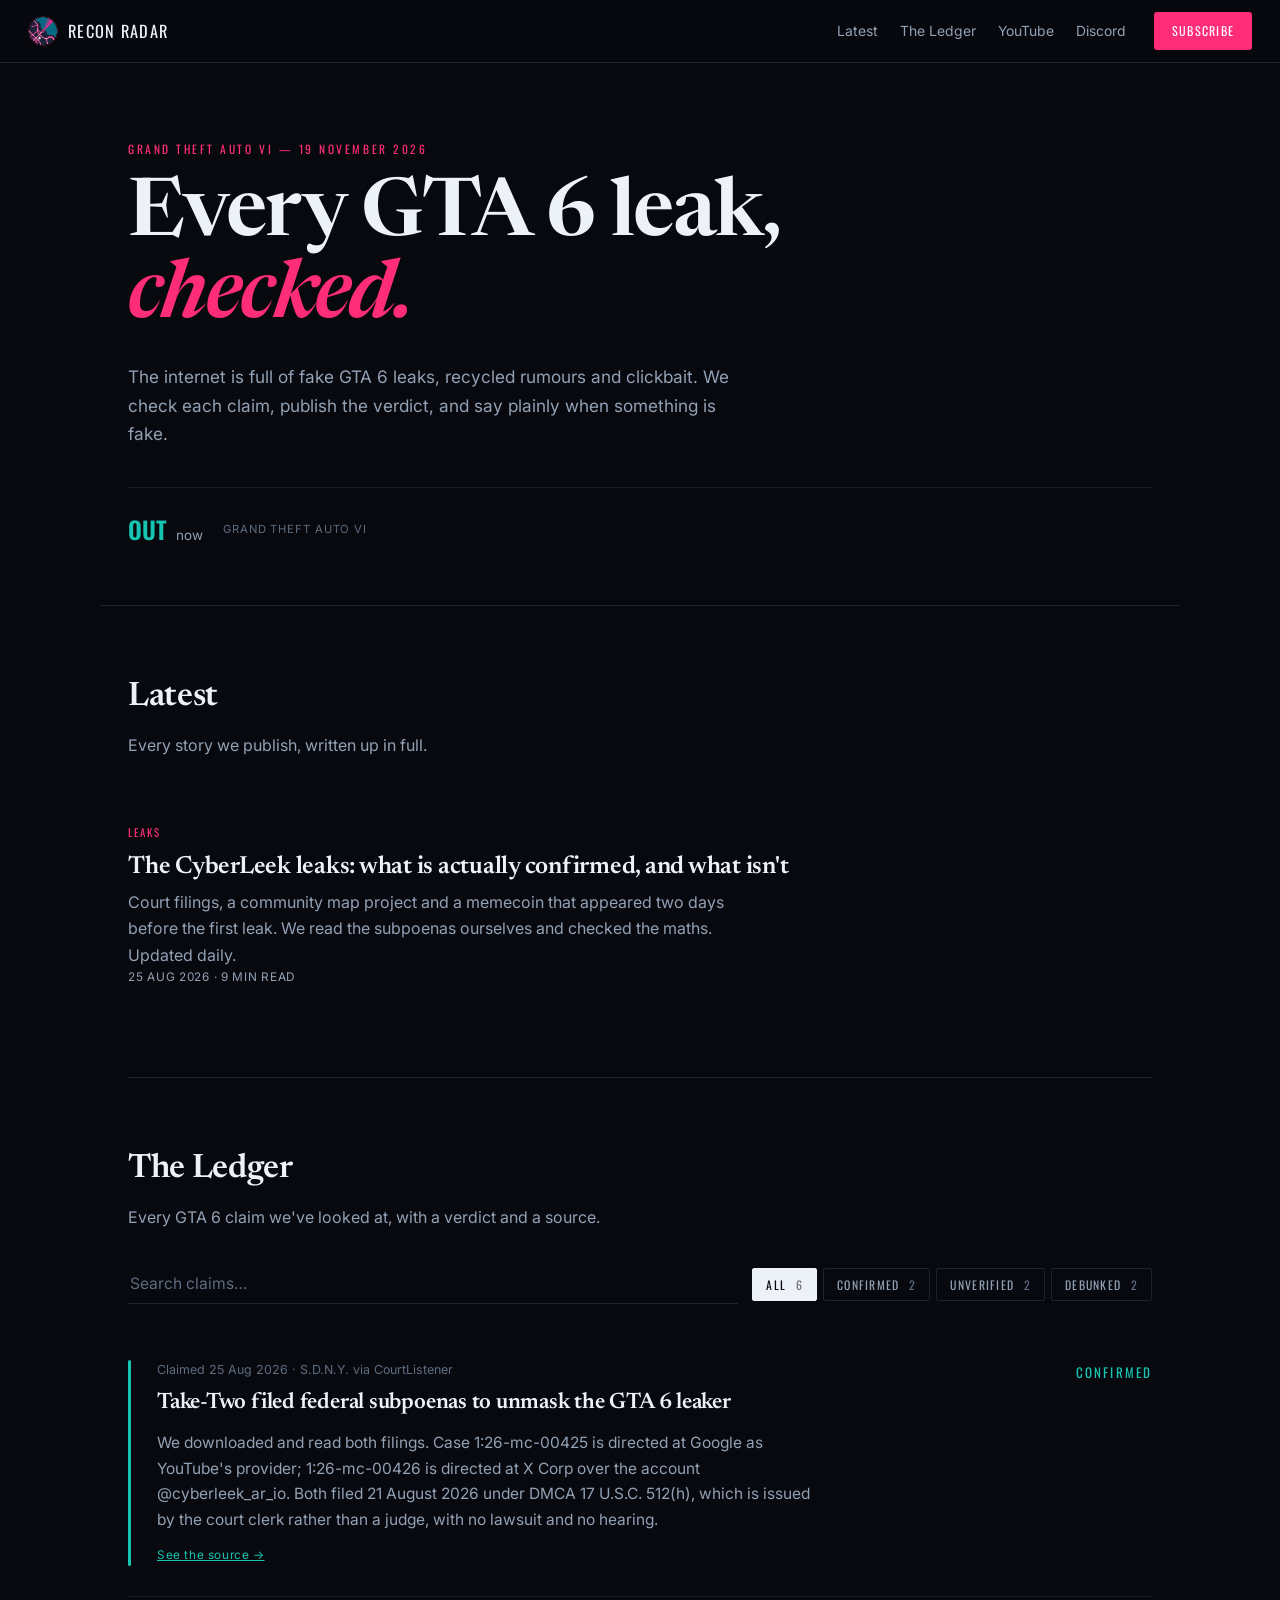
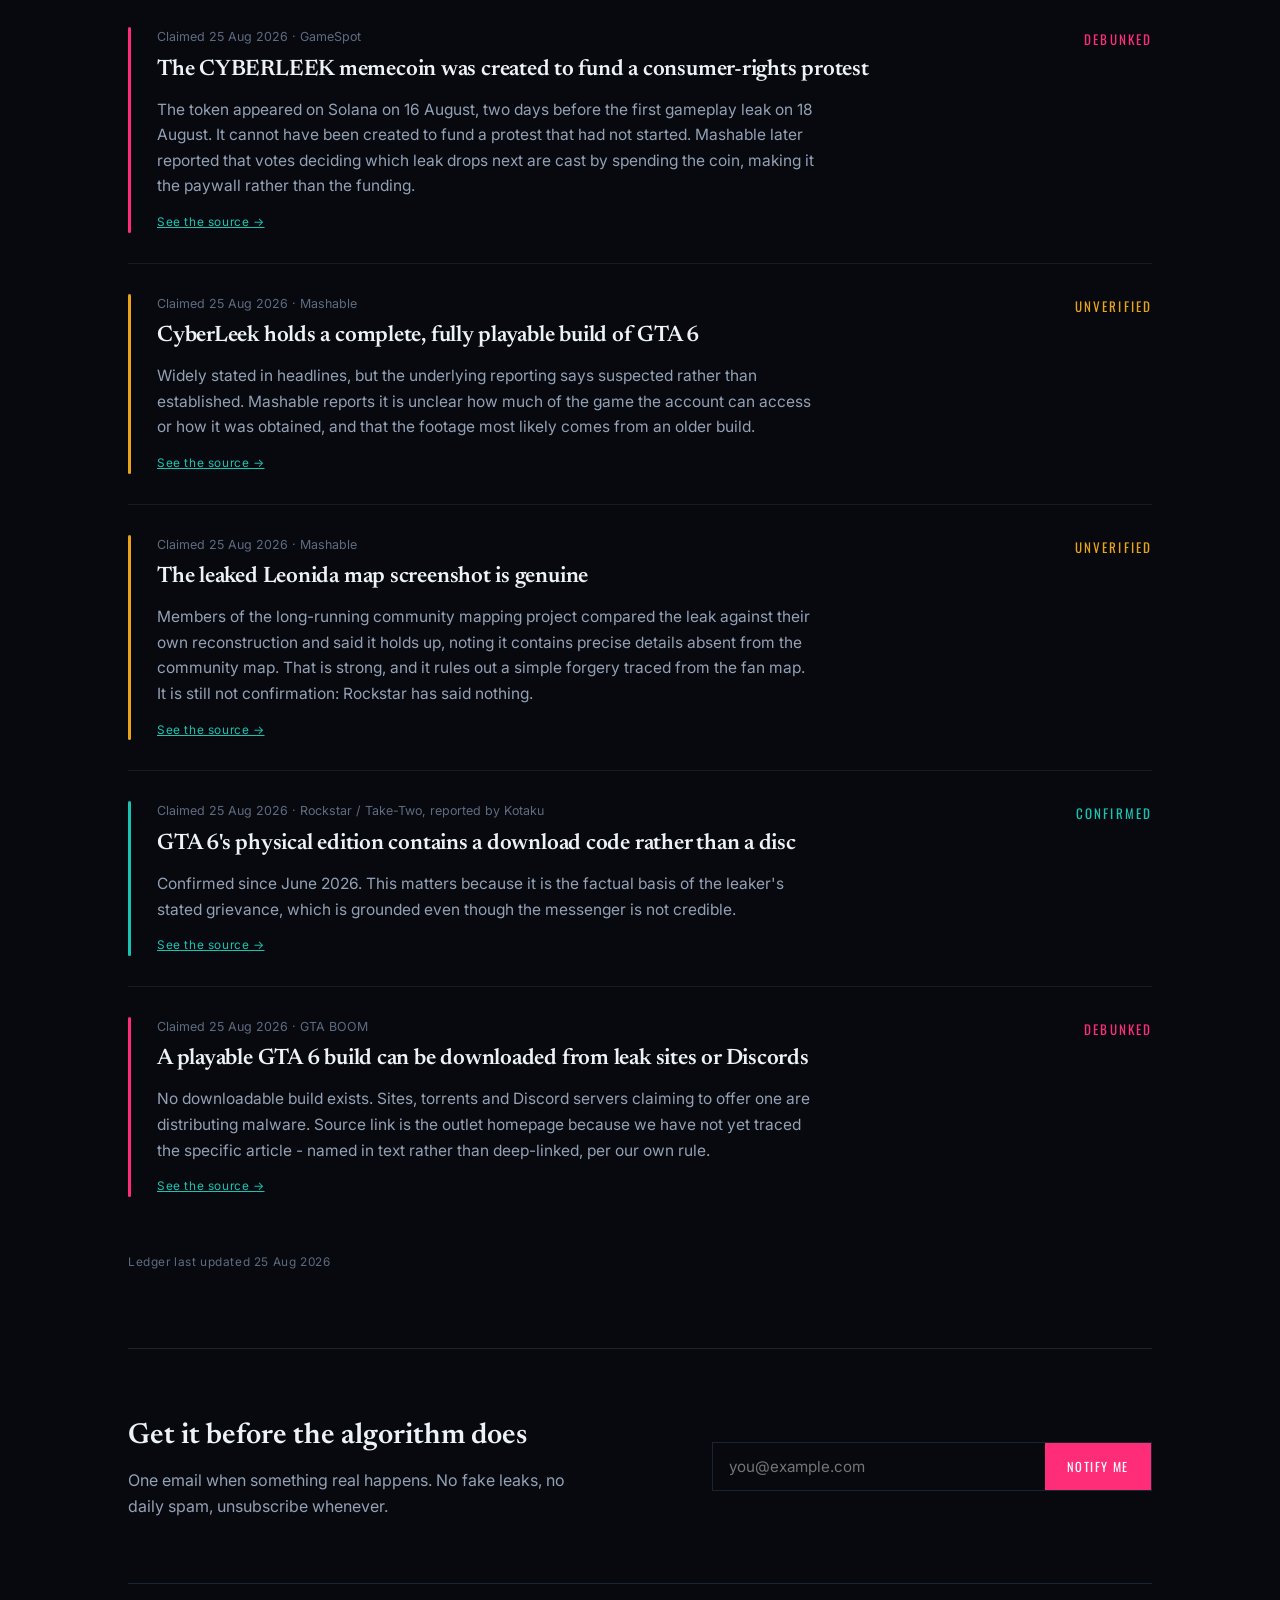
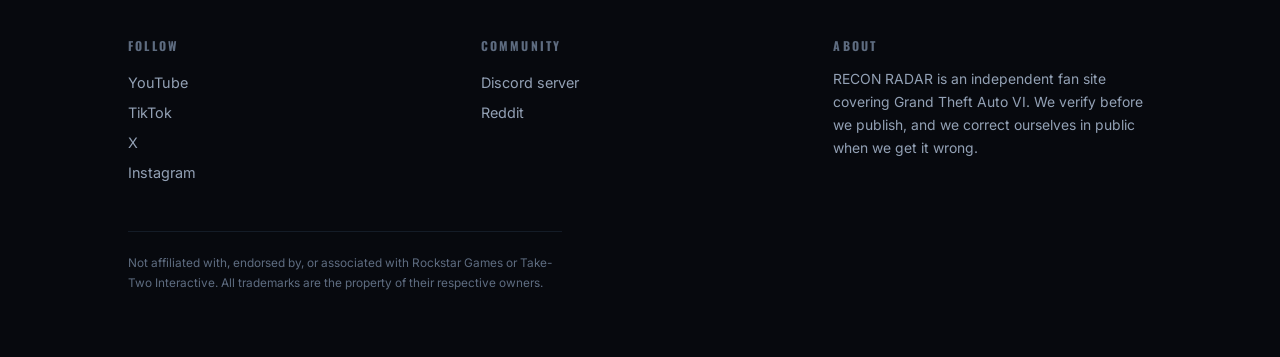
<file: index.html>
<!doctype html>
<html lang="en">
<head>
<meta charset="utf-8">
<meta name="viewport" content="width=device-width, initial-scale=1">
<title>RECON RADAR — Every GTA 6 leak, checked</title>
<meta name="description" content="A running ledger of every GTA 6 claim, leak and rumour — each marked confirmed, debunked or unverified, with a source. Grand Theft Auto VI, 19 November 2026.">
<meta property="og:title" content="RECON RADAR — Every GTA 6 leak, checked">
<meta property="og:description" content="Every GTA 6 claim, with a verdict. Confirmed, debunked or unverified — with sources.">
<meta property="og:image" content="og.png">
<meta property="og:type" content="website">
<meta name="twitter:card" content="summary_large_image">
<link rel="icon" href="logo.png">
<link rel="preconnect" href="https://fonts.googleapis.com">
<link rel="preconnect" href="https://fonts.gstatic.com" crossorigin>
<link href="https://fonts.googleapis.com/css2?family=Newsreader:opsz,wght@6..72,400;6..72,600;6..72,700&family=Oswald:wght@500;600&family=Inter:wght@400;500;600&display=swap" rel="stylesheet">
<link rel="stylesheet" href="styles.css">
</head>
<body>

<header class="bar">
  <a class="brand" href="./">
    <img src="logo.png" alt="">
    <span>RECON&nbsp;RADAR</span>
  </a>
  <nav class="bar-nav">
    <a href="#latest">Latest</a>
    <a href="#ledger">The Ledger</a>
    <a href="https://www.youtube.com/@reconradar">YouTube</a>
    <a href="https://discord.gg/feUGCgkzH">Discord</a>
  </nav>
  <a class="btn-sub" href="#subscribe">Subscribe</a>
</header>

<section class="hero">
  <p class="eyebrow">Grand Theft Auto VI &mdash; 19 November 2026</p>
  <h1>Every GTA&nbsp;6 leak,<br><em>checked.</em></h1>
  <p class="lede">
    The internet is full of fake GTA&nbsp;6 leaks, recycled rumours and clickbait.
    We check each claim, publish the verdict, and say plainly when something is fake.
  </p>
  <div class="strip" id="countdown">
    <span><b id="d">--</b> days</span><i></i>
    <span><b id="h">--</b> hrs</span><i></i>
    <span><b id="m">--</b> min</span><i></i>
    <span><b id="s">--</b> sec</span>
    <em class="until">until launch</em>
  </div>
</section>

<main>

  <!-- ================= LATEST ARTICLES ================= -->
  <section id="latest">
    <div class="head">
      <h2>Latest</h2>
      <p>Every story we publish, written up in full.</p>
    </div>
    <div id="articles"></div>
  </section>

  <!-- ================= THE LEDGER ================= -->
  <section id="ledger">
    <div class="head">
      <h2>The Ledger</h2>
      <p>Every GTA&nbsp;6 claim we've looked at, with a verdict and a source.</p>
    </div>

    <div class="controls">
      <input type="search" id="search" placeholder="Search claims&hellip;" aria-label="Search claims">
      <div class="filters" role="group" aria-label="Filter by verdict">
        <button class="chip is-active" data-filter="all">All <b id="c-all"></b></button>
        <button class="chip" data-filter="confirmed">Confirmed <b id="c-confirmed"></b></button>
        <button class="chip" data-filter="unverified">Unverified <b id="c-unverified"></b></button>
        <button class="chip" data-filter="debunked">Debunked <b id="c-debunked"></b></button>
      </div>
    </div>

    <div id="results" class="rows"></div>
    <p class="none" id="empty" hidden>Nothing matches that.</p>
    <p class="stamp" id="updated"></p>
  </section>

  <!-- ================= SUBSCRIBE ================= -->
  <section id="subscribe" class="sub">
    <div>
      <h2>Get it before the algorithm does</h2>
      <p>One email when something real happens. No fake leaks, no daily spam, unsubscribe whenever.</p>
    </div>
    <form class="sub-form"
          action="https://buttondown.com/api/emails/embed-subscribe/reconradargg"
          method="post" target="popupwindow"
          onsubmit="window.open('https://buttondown.com/reconradargg','popupwindow')">
      <input type="email" name="email" required placeholder="you@example.com" aria-label="Email address">
      <button type="submit">Notify me</button>
    </form>
  </section>

</main>

<footer>
  <div class="foot-grid">
    <div>
      <h3>Follow</h3>
      <a href="https://www.youtube.com/@reconradar">YouTube</a>
      <a href="https://www.tiktok.com/@reconradar">TikTok</a>
      <a href="https://x.com/ReconRadarGG">X</a>
      <a href="https://www.instagram.com/reconradar">Instagram</a>
    </div>
    <div>
      <h3>Community</h3>
      <a href="https://discord.gg/feUGCgkzH">Discord server</a>
      <a href="https://www.reddit.com/user/reconradar">Reddit</a>
    </div>
    <div>
      <h3>About</h3>
      <p class="small">
        RECON RADAR is an independent fan site covering Grand Theft Auto VI.
        We verify before we publish, and we correct ourselves in public when we get it wrong.
      </p>
    </div>
  </div>
  <p class="disclaimer">
    Not affiliated with, endorsed by, or associated with Rockstar Games or Take-Two Interactive.
    All trademarks are the property of their respective owners.
  </p>
</footer>

<script src="app.js"></script>
</body>
</html>
</file>
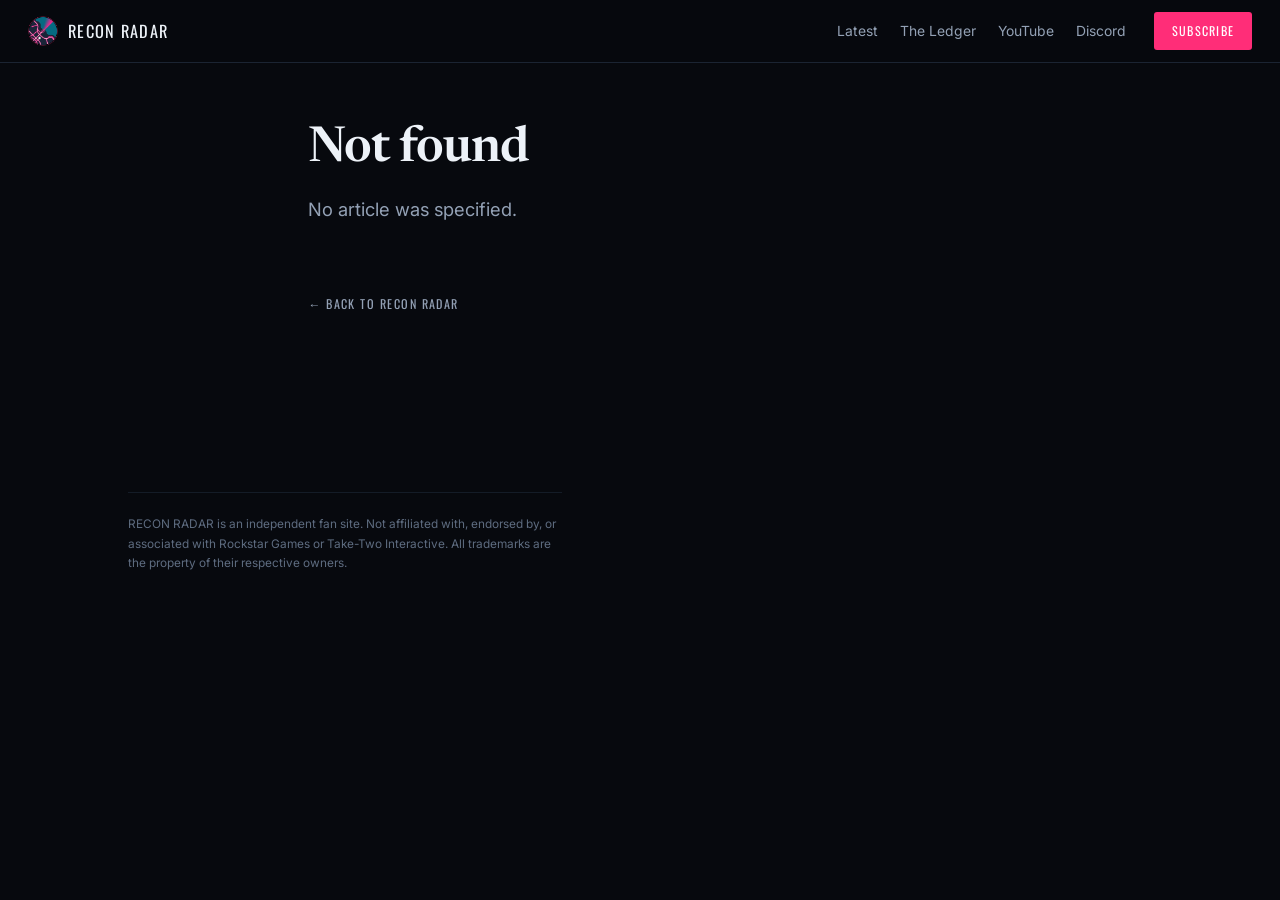
<file: article.html>
<!doctype html>
<html lang="en">
<head>
<meta charset="utf-8">
<meta name="viewport" content="width=device-width, initial-scale=1">
<title>RECON RADAR</title>
<meta name="description" content="GTA 6 news, verified before we publish it.">
<link rel="icon" href="logo.png">
<link rel="preconnect" href="https://fonts.googleapis.com">
<link rel="preconnect" href="https://fonts.gstatic.com" crossorigin>
<link href="https://fonts.googleapis.com/css2?family=Newsreader:ital,opsz,wght@0,6..72,400;0,6..72,600;1,6..72,400&family=Oswald:wght@500;600&family=Inter:wght@400;500;600&display=swap" rel="stylesheet">
<link rel="stylesheet" href="styles.css">
</head>
<body>

<header class="bar">
  <a class="brand" href="./">
    <img src="logo.png" alt="">
    <span>RECON&nbsp;RADAR</span>
  </a>
  <nav class="bar-nav">
    <a href="./#latest">Latest</a>
    <a href="./#ledger">The Ledger</a>
    <a href="https://www.youtube.com/@reconradar">YouTube</a>
    <a href="https://discord.gg/feUGCgkzH">Discord</a>
  </nav>
  <a class="btn-sub" href="./#subscribe">Subscribe</a>
</header>

<article class="piece" id="piece">
  <p class="meta">Loading&hellip;</p>
</article>

<footer>
  <p class="disclaimer">
    RECON RADAR is an independent fan site. Not affiliated with, endorsed by, or associated with
    Rockstar Games or Take-Two Interactive. All trademarks are the property of their respective owners.
  </p>
</footer>

<script src="article.js"></script>
</body>
</html>
</file>
<file: styles.css>
/* RECON RADAR — editorial layout.
   Rules not cards. Serif headlines. Asymmetric weight. One accent colour. */

:root{
  --pink:#FF2D78;
  --teal:#17C4B2;
  --amber:#E8A317;
  --ink:#07090E;
  --line:#1B2432;
  --line-soft:#141C27;
  --text:#EDF2F8;
  --dim:#93A1B5;
  --dimmer:#5E6C80;
  --serif:Newsreader,Georgia,"Times New Roman",serif;
  --sans:Inter,system-ui,-apple-system,"Segoe UI",sans-serif;
  --cond:Oswald,"Franklin Gothic Demi Cond",Impact,sans-serif;
  --wrap:1080px;
}
*{box-sizing:border-box}
/* the hidden attribute must beat any display rule set below */
[hidden]{display:none !important}
html{scroll-behavior:smooth}
body{margin:0;background:var(--ink);color:var(--text);font-family:var(--sans);line-height:1.65;-webkit-font-smoothing:antialiased}
a{color:inherit}
img{max-width:100%;display:block}

/* ---------------- top bar ---------------- */
.bar{
  position:sticky;top:0;z-index:50;
  display:flex;align-items:center;gap:28px;
  padding:12px 28px;background:rgba(7,9,14,.9);backdrop-filter:blur(10px);
  border-bottom:1px solid var(--line);
}
.brand{display:flex;align-items:center;gap:10px;text-decoration:none;font-family:var(--cond);letter-spacing:.08em;font-size:1.02rem}
.brand img{width:30px;height:30px;border-radius:50%}
.bar-nav{display:flex;gap:22px;margin-left:auto;font-size:.87rem}
.bar-nav a{text-decoration:none;color:var(--dim)}
.bar-nav a:hover{color:var(--text)}
.btn-sub{
  font-family:var(--cond);letter-spacing:.1em;font-size:.76rem;text-transform:uppercase;
  background:var(--pink);color:#fff;text-decoration:none;padding:9px 18px;border-radius:3px;
}
.btn-sub:hover{background:#e02268}

/* ---------------- hero ---------------- */
.hero{max-width:var(--wrap);margin:0 auto;padding:76px 28px 56px;border-bottom:1px solid var(--line)}
.eyebrow{
  font-family:var(--cond);letter-spacing:.22em;text-transform:uppercase;
  font-size:.72rem;color:var(--pink);margin:0 0 18px;
}
.hero h1{
  font-family:var(--serif);font-weight:600;
  font-size:clamp(2.6rem,7vw,5rem);line-height:1.02;letter-spacing:-.02em;margin:0;
}
.hero h1 em{font-style:italic;color:var(--pink)}
.lede{max-width:56ch;color:var(--dim);font-size:1.08rem;margin:24px 0 0}

.strip{
  display:flex;align-items:center;gap:14px;flex-wrap:wrap;
  margin-top:38px;padding-top:22px;border-top:1px solid var(--line-soft);
  font-size:.84rem;color:var(--dim);
}
.strip b{font-family:var(--cond);font-size:1.5rem;color:var(--teal);margin-right:5px;font-weight:600}
.strip i{width:1px;height:20px;background:var(--line);display:inline-block}
.strip .until{font-style:normal;color:var(--dimmer);margin-left:6px;letter-spacing:.08em;text-transform:uppercase;font-size:.7rem}

/* ---------------- sections ---------------- */
main{max-width:var(--wrap);margin:0 auto;padding:0 28px}
section{padding:64px 0;border-bottom:1px solid var(--line)}
.head{margin-bottom:34px}
.head h2{font-family:var(--serif);font-weight:600;font-size:2.1rem;margin:0;letter-spacing:-.01em}
.head p{margin:6px 0 0;color:var(--dim)}

/* ---------------- articles ---------------- */
.article-row{display:block;text-decoration:none;padding:26px 0;border-top:1px solid var(--line-soft)}
.article-row:first-child{border-top:0}
.article-row:hover h3{color:var(--pink)}
.kicker{font-family:var(--cond);letter-spacing:.18em;text-transform:uppercase;font-size:.68rem;color:var(--pink)}
.article-row h3{font-family:var(--serif);font-weight:600;font-size:1.55rem;line-height:1.22;margin:8px 0 6px;letter-spacing:-.01em}
.article-row p{margin:0;color:var(--dim);max-width:64ch}
.byline{margin-top:12px;font-size:.74rem;color:var(--dimmer);letter-spacing:.06em;text-transform:uppercase}

/* honest empty state — never fake articles */
.no-articles{border:1px dashed var(--line);padding:40px 28px;text-align:center;border-radius:4px}
.no-articles strong{display:block;font-family:var(--serif);font-size:1.3rem;margin-bottom:6px;font-weight:600}
.no-articles span{color:var(--dim);font-size:.95rem}

/* ---------------- ledger ---------------- */
.controls{display:flex;gap:14px;flex-wrap:wrap;align-items:center;margin-bottom:8px}
#search{
  flex:1 1 220px;background:transparent;border:0;border-bottom:1px solid var(--line);
  color:var(--text);padding:10px 2px;font-size:.98rem;font-family:inherit;
}
#search::placeholder{color:var(--dimmer)}
#search:focus{outline:0;border-bottom-color:var(--pink)}
.filters{display:flex;gap:6px;flex-wrap:wrap}
.chip{
  background:transparent;border:1px solid var(--line);color:var(--dim);
  padding:7px 13px;border-radius:2px;cursor:pointer;font-family:var(--cond);
  font-size:.74rem;letter-spacing:.11em;text-transform:uppercase;transition:.12s;
}
.chip b{color:var(--dimmer);font-weight:400;margin-left:5px}
.chip:hover{color:var(--text);border-color:var(--dimmer)}
.chip.is-active{background:var(--text);border-color:var(--text);color:var(--ink)}
.chip.is-active b{color:var(--ink);opacity:.55}

.rows{margin-top:26px}
.row{display:flex;gap:26px;padding:30px 0;border-top:1px solid var(--line-soft)}
.row:first-child{border-top:0}
.rail{width:3px;flex:0 0 3px;border-radius:2px;background:var(--dimmer)}
.row.confirmed  .rail{background:var(--teal)}
.row.unverified .rail{background:var(--amber)}
.row.debunked   .rail{background:var(--pink)}
.row-body{flex:1;min-width:0}
.attrib{font-size:.78rem;color:var(--dimmer);margin:0 0 8px}
.row h3{font-family:var(--serif);font-weight:600;font-size:1.4rem;line-height:1.3;margin:0;letter-spacing:-.01em}
.row .why{margin:12px 0 0;color:var(--dim);max-width:66ch;font-size:.97rem}
.stamp-row{margin:14px 0 0;font-size:.74rem;color:var(--dimmer);letter-spacing:.05em}
.stamp-row a{color:var(--teal)}
.verdict{
  flex:0 0 132px;text-align:right;font-family:var(--cond);
  font-size:.82rem;letter-spacing:.16em;text-transform:uppercase;padding-top:2px;
}
.row.confirmed  .verdict{color:var(--teal)}
.row.unverified .verdict{color:var(--amber)}
.row.debunked   .verdict{color:var(--pink)}
.none{color:var(--dim);padding:32px 0}
.stamp{color:var(--dimmer);font-size:.74rem;margin-top:26px;letter-spacing:.05em}

/* ---------------- subscribe ---------------- */
.sub{display:flex;gap:40px;align-items:center;flex-wrap:wrap;justify-content:space-between}
.sub h2{font-family:var(--serif);font-weight:600;font-size:1.8rem;margin:0 0 6px}
.sub p{margin:0;color:var(--dim);max-width:44ch}
.sub-form{display:flex;flex:1 1 340px;max-width:440px;border:1px solid var(--line)}
.sub-form input{flex:1;background:transparent;border:0;color:var(--text);padding:14px 16px;font-family:inherit;font-size:.95rem;min-width:0}
.sub-form input:focus{outline:0}
.sub-form button{
  background:var(--pink);color:#fff;border:0;padding:14px 22px;cursor:pointer;
  font-family:var(--cond);font-size:.78rem;letter-spacing:.12em;text-transform:uppercase;white-space:nowrap;
}
.sub-form button:hover{background:#e02268}

/* ---------------- footer ---------------- */
footer{max-width:var(--wrap);margin:0 auto;padding:52px 28px 64px}
.foot-grid{display:grid;grid-template-columns:repeat(auto-fit,minmax(200px,1fr));gap:34px}
.foot-grid h3{font-family:var(--cond);font-size:.76rem;letter-spacing:.18em;text-transform:uppercase;color:var(--dimmer);margin:0 0 12px}
.foot-grid a{display:block;text-decoration:none;color:var(--dim);font-size:.9rem;padding:3px 0}
.foot-grid a:hover{color:var(--pink)}
.small{color:var(--dim);font-size:.87rem;margin:0;max-width:38ch}
.disclaimer{margin:44px 0 0;padding-top:22px;border-top:1px solid var(--line-soft);color:var(--dimmer);font-size:.74rem;max-width:62ch}

/* ---------------- article page ---------------- */
.piece{max-width:720px;margin:0 auto;padding:60px 28px 80px}
.piece .kicker{margin-bottom:14px;display:block}
.piece h1{font-family:var(--serif);font-weight:600;font-size:clamp(2rem,5vw,3.1rem);line-height:1.1;margin:0 0 16px;letter-spacing:-.02em}
.piece .standfirst{font-size:1.15rem;color:var(--dim);margin:0 0 22px;max-width:60ch}
.piece .meta{font-size:.76rem;color:var(--dimmer);letter-spacing:.06em;text-transform:uppercase;padding-bottom:26px;border-bottom:1px solid var(--line)}
.piece .body{font-family:var(--serif);font-size:1.16rem;line-height:1.75}
.piece .body p{margin:24px 0}
.piece .body h2{font-family:var(--serif);font-size:1.6rem;margin:38px 0 0;font-weight:600}
.piece .body a{color:var(--teal)}
.piece .body blockquote{margin:28px 0;padding-left:20px;border-left:3px solid var(--pink);color:var(--dim);font-style:italic}
/* official press-kit imagery inside an article body */
.shot{margin:32px 0}
.shot img{width:100%;height:auto;display:block;border:1px solid var(--line)}
.shot figcaption{font-family:var(--sans);font-size:.8rem;color:var(--dimmer);margin-top:9px;padding-left:12px;border-left:2px solid var(--line)}

/* inline verdict line inside a body — confirmed / unverified / debunked */
.status{
  font-family:var(--sans);font-size:.95rem;line-height:1.6;
  margin:26px 0;padding:12px 0 12px 16px;border-left:3px solid var(--line);color:var(--dim);
}
.status b{
  font-family:var(--cond);letter-spacing:.14em;text-transform:uppercase;
  font-size:.8rem;margin-right:10px;
}
.status-confirmed{border-left-color:var(--teal)}
.status-confirmed b{color:var(--teal)}
.status-unverified{border-left-color:var(--amber)}
.status-unverified b{color:var(--amber)}
.status-debunked{border-left-color:var(--pink)}
.status-debunked b{color:var(--pink)}

/* ---------------- proof + short embed ---------------- */
/* Evidence is shown, not summarised. Hairline rule and a teal rail, no card:
   this has to read as a document reproduced, not a widget. */
.proof{margin:34px 0;padding:0}
.proof a{display:block;border:1px solid var(--line);background:#0B1018}
.proof a:hover{border-color:var(--teal)}
.proof img{width:100%;height:auto;display:block}
.proof figcaption{
  font-family:var(--sans);font-size:.8rem;line-height:1.5;color:var(--dimmer);
  margin-top:10px;padding-left:12px;border-left:2px solid var(--teal);
}
.proof-go{color:var(--teal);white-space:nowrap}
.proof-set{margin-top:46px;padding-top:10px;border-top:1px solid var(--line)}
.proof-set h2{font-family:var(--serif);font-size:1.6rem;font-weight:600;margin:26px 0 4px}

/* The short sits above the article body. Someone who came for the video
   should not have to scroll past our prose to find it. */
.short-embed{
  margin:28px 0 6px;max-width:330px;
  border:1px solid var(--line);background:#000;
}
.short-embed iframe{display:block;width:100%;aspect-ratio:9/16;border:0}

.back{display:inline-block;margin-top:48px;font-family:var(--cond);letter-spacing:.12em;text-transform:uppercase;font-size:.76rem;color:var(--dim);text-decoration:none}
.back:hover{color:var(--pink)}

@media (max-width:680px){
  .bar{gap:14px;padding:10px 16px}
  .bar-nav{display:none}
  .hero{padding:52px 20px 40px}
  main,footer{padding-left:20px;padding-right:20px}
  .row{gap:16px}
  .verdict{flex-basis:82px;font-size:.68rem;letter-spacing:.1em}
  .row h3{font-size:1.16rem}
  .sub{gap:24px}
}
</file>
